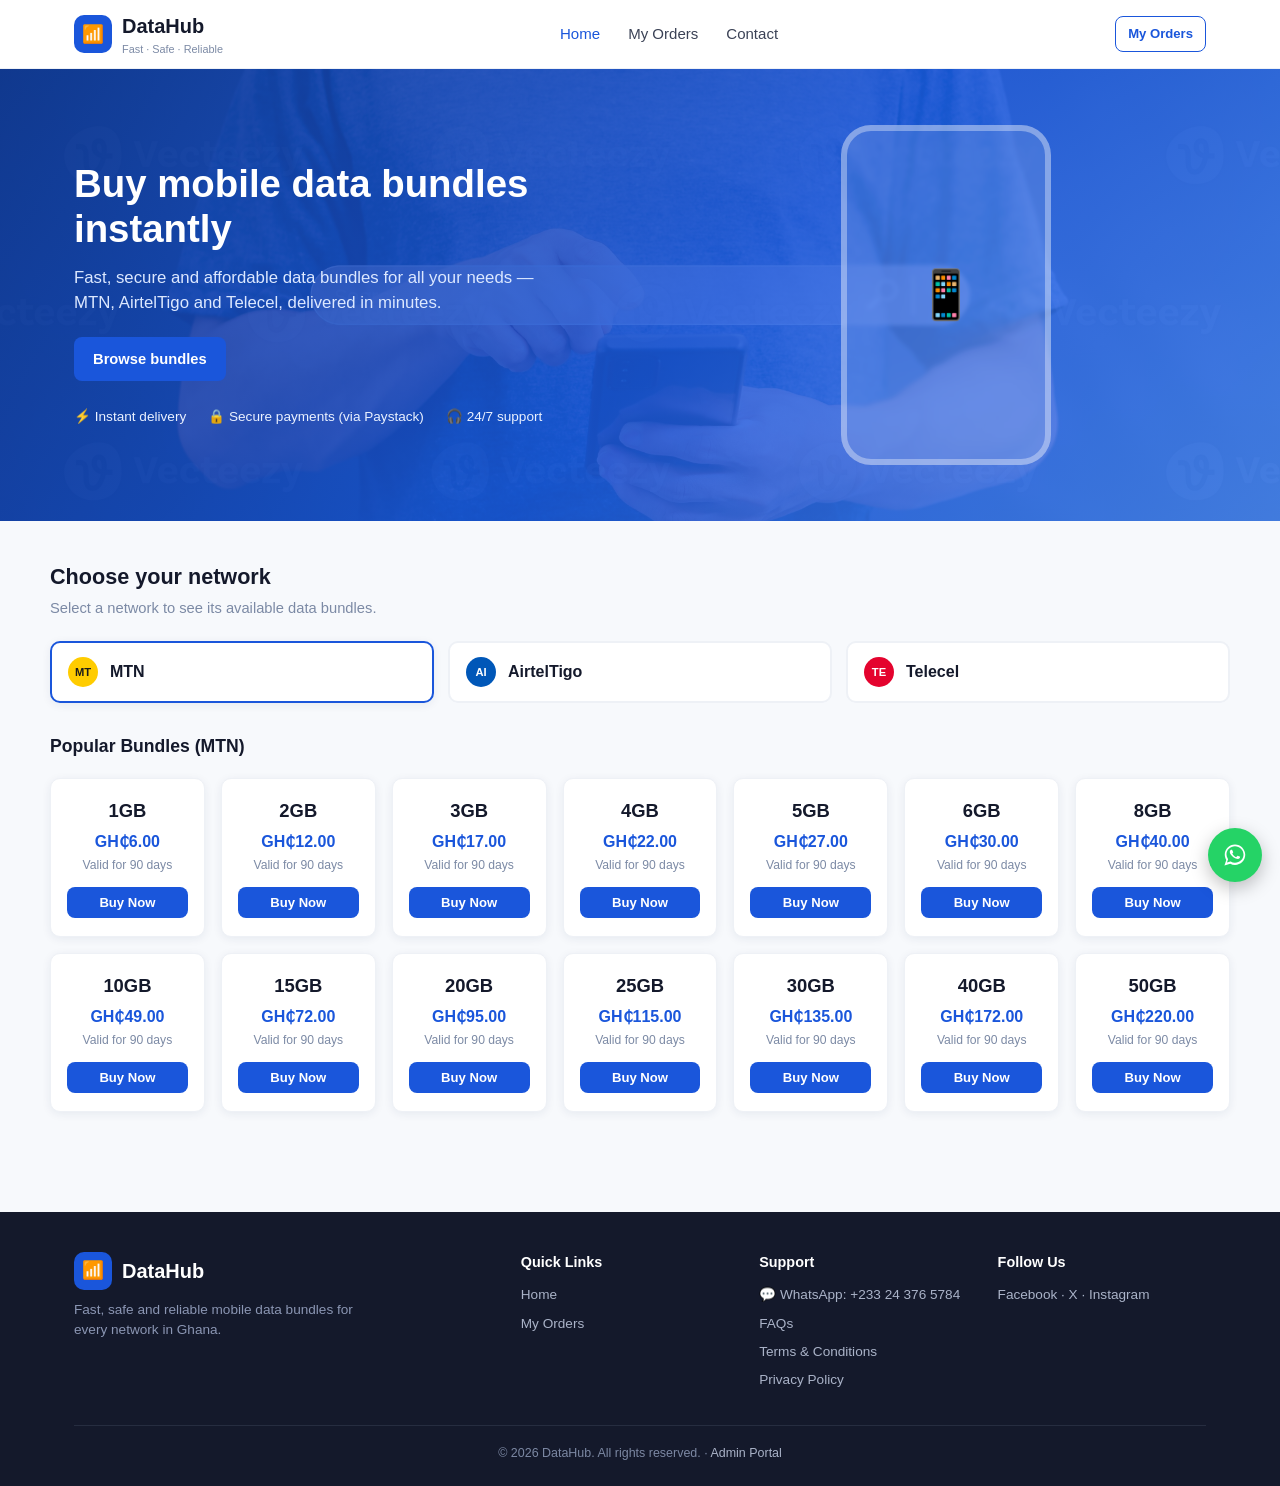
<file: index.html>
<!DOCTYPE html>
<html lang="en">
<head>
<meta charset="UTF-8" />
<meta name="viewport" content="width=device-width, initial-scale=1" />
<title>DataHub — Buy Mobile Data Bundles Instantly</title>
<link rel="stylesheet" href="css/style.css" />
</head>
<body>

<header class="site-header">
  <div class="container">
    <div class="brand">
      <span class="logo">📶</span>
      <div>DataHub<small>Fast · Safe · Reliable</small></div>
    </div>
    <nav class="main-nav">
      <a href="index.html" class="active">Home</a>
      <a href="orders.html">My Orders</a>
      <a href="#contact">Contact</a>
    </nav>
    <div class="header-actions">
      <a href="orders.html" class="btn btn-outline btn-sm">My Orders</a>
    </div>
  </div>
</header>

<section class="hero">
  <div class="container">
    <div class="hero-copy">
      <h1>Buy mobile data bundles instantly</h1>
      <p>Fast, secure and affordable data bundles for all your needs — MTN, AirtelTigo and Telecel, delivered in minutes.</p>
      <a href="#bundles" class="btn btn-primary">Browse bundles</a>
      <div class="hero-badges">
        <span>⚡ Instant delivery</span>
        <span>🔒 Secure payments (via Paystack)</span>
        <span>🎧 24/7 support</span>
      </div>
    </div>
    <div class="hero-visual"><div class="phone-mock">📱</div></div>
  </div>
</section>

<div class="container section" id="bundles">
  <h2 class="section-title">Choose your network</h2>
  <p class="section-sub">Select a network to see its available data bundles.</p>

  <div class="network-tabs" id="networkTabs"></div>

  <div class="section-head">
    <div>
      <h3 class="section-title" id="bundleGridTitle" style="font-size:1.1rem;margin:0;">Popular bundles</h3>
    </div>
  </div>

  <div class="bundle-grid" id="bundleGrid">
    <p class="empty-state">Loading bundles…</p>
  </div>
</div>

<footer class="site-footer" id="contact">
  <div class="container">
    <div class="footer-grid">
      <div>
        <div class="brand" style="color:#fff;"><span class="logo">📶</span> DataHub</div>
        <p style="color:#8b96b3;font-size:.85rem;margin-top:10px;max-width:280px;">Fast, safe and reliable mobile data bundles for every network in Ghana.</p>
      </div>
      <div>
        <h4>Quick Links</h4>
        <a href="index.html">Home</a>
        <a href="orders.html">My Orders</a>
      </div>
      <div>
        <h4>Support</h4>
        <a href="https://wa.me/233243765784?text=Hello%20DataHub%2C%20I%20need%20help%20with%20my%20order." target="_blank" rel="noopener">💬 WhatsApp: +233 24 376 5784</a>
        <a href="#">FAQs</a>
        <a href="#">Terms &amp; Conditions</a>
        <a href="#">Privacy Policy</a>
      </div>
      <div>
        <h4>Follow Us</h4>
        <a href="#">Facebook · X · Instagram</a>
      </div>
    </div>
    <div class="footer-bottom">© 2026 DataHub. All rights reserved. · <a href="admin/login.html" style="color:#aab3c8;">Admin Portal</a></div>
  </div>
</footer>

<!-- Purchase modal -->
<div class="modal-backdrop" id="purchaseModal">
  <div class="modal">
    <div class="modal-header">
      <h3>Confirm Your Purchase</h3>
      <button class="modal-close" data-close>&times;</button>
    </div>
    <div class="modal-body">
      <div class="selected-bundle" id="selectedBundleBox"></div>

      <div class="field">
        <label>Customer Name *</label>
        <input type="text" id="customerName" placeholder="e.g. John Mensah" />
      </div>
      <div class="field">
        <label>Recipient Phone Number *</label>
        <input type="tel" id="recipientPhone" placeholder="e.g. 024 123 4567" />
      </div>
      <div class="field">
        <label>Customer Email Address *</label>
        <input type="email" id="customerEmail" placeholder="e.g. john@example.com" />
      </div>
      <div class="form-error" id="formError">Please fill in all fields correctly.</div>

      <label style="font-size:.85rem;font-weight:600;">Payment Method (via Paystack)</label>
      <div class="pay-methods" style="margin-top:8px;">
        <div class="pay-method active" data-method="mobile_money">📱<br>Mobile Money</div>
        <div class="pay-method" data-method="card">💳<br>Card</div>
      </div>

      <button class="btn btn-primary btn-block" id="payNowBtn">🔒 Pay Now</button>
      <p class="secure-note">You'll be redirected to Paystack to complete your payment.<br>Powered by <strong>paystack</strong> · Your payment is secure and encrypted.</p>
    </div>
  </div>
</div>

<!-- Payment status modal -->
<div class="modal-backdrop" id="statusModal">
  <div class="modal" style="max-width:380px;">
    <div class="modal-body status-box">
      <div id="statusIcon" class="status-icon success">✅</div>
      <h3 id="statusTitle">Payment Successful!</h3>
      <p id="statusMessage" style="color:var(--gray-500);font-size:.9rem;">Your data bundle purchase has been received.</p>
      <button class="btn btn-primary btn-block" id="viewOrdersBtn" style="margin-top:14px;">View My Orders</button>
      <button class="btn btn-outline btn-block" id="backHomeBtn" style="margin-top:10px;">Back to Home</button>
    </div>
  </div>
</div>

<div class="toast" id="toast"></div>

<a class="wa-float" href="https://wa.me/233243765784?text=Hello%20DataHub%2C%20I%20need%20help%20with%20my%20order." target="_blank" rel="noopener" aria-label="Chat with support on WhatsApp">
  <svg viewBox="0 0 32 32" width="26" height="26" fill="#fff" aria-hidden="true"><path d="M16 3C9 3 3.4 8.6 3.4 15.5c0 2.4.7 4.7 1.9 6.6L3 29l7.100-2.200c1.800 1 3.800 1.500 5.900 1.500 7 0 12.600-5.600 12.600-12.500S23 3 16 3zm0 22.600c-1.900 0-3.700-.5-5.300-1.500l-.4-.2-4.200 1.300 1.400-4.100-.3-.4c-1.100-1.700-1.700-3.600-1.700-5.600C5.500 9.800 10.200 5.200 16 5.200s10.500 4.600 10.500 10.300S21.800 25.600 16 25.600zm5.800-7.700c-.3-.2-1.900-.9-2.200-1s-.5-.2-.7.200-.8 1-1 1.200-.4.200-.7.100c-.3-.2-1.400-.5-2.600-1.600-1-.9-1.600-1.900-1.800-2.300-.2-.3 0-.5.100-.7l.5-.5c.2-.2.200-.3.300-.5.100-.2.100-.4 0-.5s-.7-1.700-1-2.300c-.3-.6-.5-.5-.7-.5h-.6c-.2 0-.5.100-.8.400s-1 1-1 2.500 1.100 2.900 1.200 3.100c.2.200 2.200 3.300 5.300 4.600.7.300 1.300.5 1.800.6.7.2 1.400.2 2 .1.600-.1 1.900-.8 2.100-1.500.3-.7.300-1.400.2-1.500-.1-.1-.3-.2-.6-.4z"/></svg>
</a>
<script src="js/firebase-config.js"></script>
<script src="js/data.js"></script>
<script src="https://js.paystack.co/v1/inline.js"></script>
<script src="js/app.js"></script>
</body>
</html>
</file>
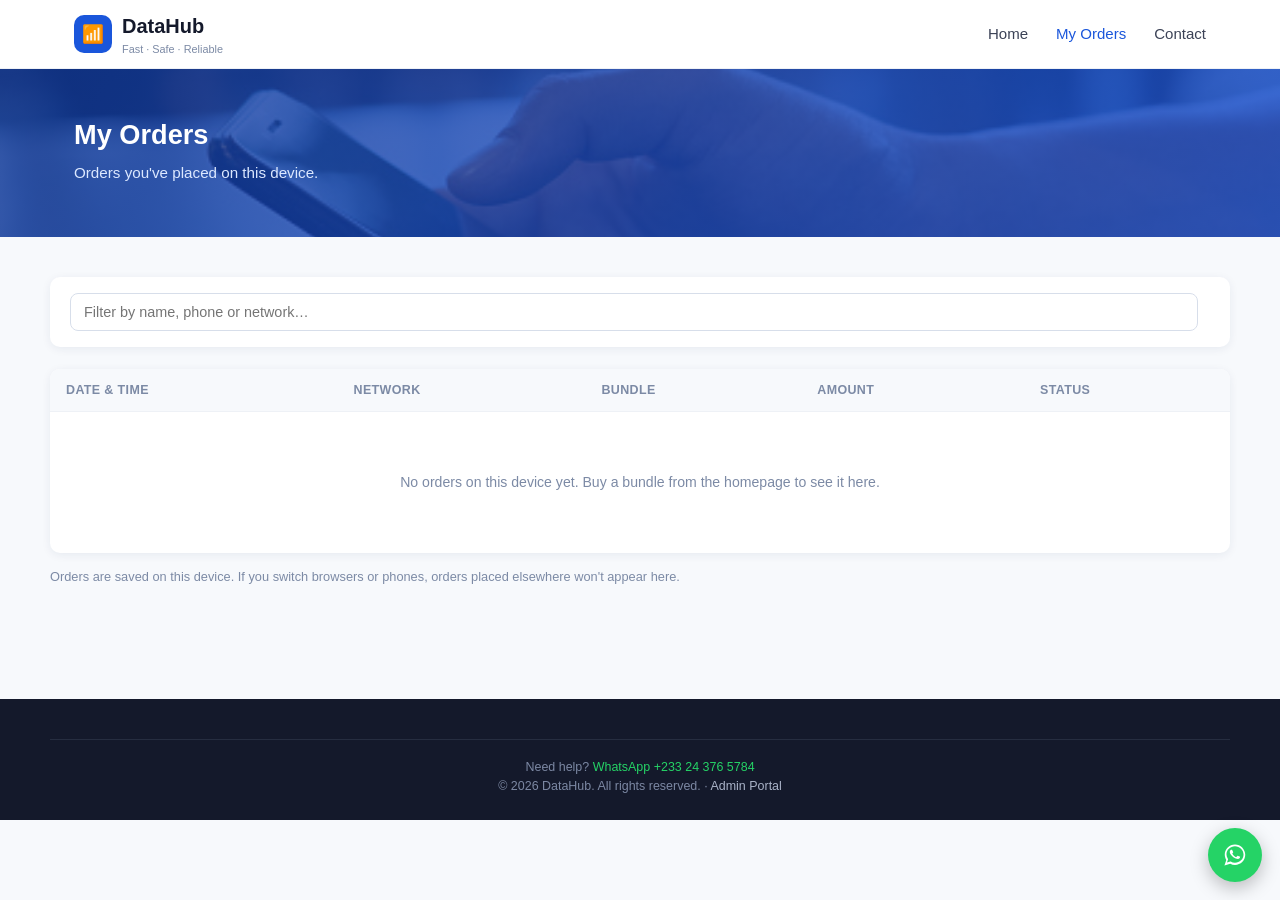
<file: orders.html>
<!DOCTYPE html>
<html lang="en">
<head>
<meta charset="UTF-8" />
<meta name="viewport" content="width=device-width, initial-scale=1" />
<title>My Orders — DataHub</title>
<link rel="stylesheet" href="css/style.css" />
</head>
<body>

<header class="site-header">
  <div class="container">
    <div class="brand">
      <span class="logo">📶</span>
      <div>DataHub<small>Fast · Safe · Reliable</small></div>
    </div>
    <nav class="main-nav">
      <a href="index.html">Home</a>
      <a href="orders.html" class="active">My Orders</a>
      <a href="index.html#contact">Contact</a>
    </nav>
  </div>
</header>

<div class="mini-hero">
  <div class="container">
    <h2>My Orders</h2>
    <p>Orders you've placed on this device.</p>
  </div>
</div>

<div class="container section">

  <div class="table-wrap" style="padding:16px 20px;margin-bottom:22px;display:flex;gap:12px;align-items:center;flex-wrap:wrap;">
    <input type="text" id="searchInput" placeholder="Filter by name, phone or network…" style="flex:1;min-width:220px;padding:10px 13px;border:1px solid var(--gray-300);border-radius:8px;font-size:.9rem;" />
    <span id="syncNote" style="font-size:.78rem;color:var(--gray-500);"></span>
  </div>

  <div class="table-wrap">
    <table>
      <thead>
        <tr>
          <th>Date &amp; Time</th>
          <th>Network</th>
          <th>Bundle</th>
          <th>Amount</th>
          <th>Status</th>
        </tr>
      </thead>
      <tbody id="ordersBody">
        <tr><td colspan="5" class="empty-state">Loading…</td></tr>
      </tbody>
    </table>
  </div>

  <p style="font-size:.8rem;color:var(--gray-500);margin-top:14px;">
    Orders are saved on this device. If you switch browsers or phones, orders placed elsewhere won't appear here.
  </p>
</div>

<footer class="site-footer">
  <div class="container footer-bottom">Need help? <a href="https://wa.me/233243765784?text=Hello%20DataHub%2C%20I%20need%20help%20with%20my%20order." target="_blank" rel="noopener" style="color:#25D366;">WhatsApp +233 24 376 5784</a><br>© 2026 DataHub. All rights reserved. · <a href="admin/login.html" style="color:#aab3c8;">Admin Portal</a></div>
</footer>

<a class="wa-float" href="https://wa.me/233243765784?text=Hello%20DataHub%2C%20I%20need%20help%20with%20my%20order." target="_blank" rel="noopener" aria-label="Chat with support on WhatsApp">
  <svg viewBox="0 0 32 32" width="26" height="26" fill="#fff" aria-hidden="true"><path d="M16 3C9 3 3.4 8.6 3.4 15.5c0 2.4.7 4.7 1.9 6.6L3 29l7.100-2.200c1.800 1 3.800 1.500 5.900 1.500 7 0 12.600-5.600 12.600-12.500S23 3 16 3zm0 22.600c-1.900 0-3.700-.5-5.300-1.500l-.4-.2-4.200 1.300 1.400-4.100-.3-.4c-1.100-1.700-1.700-3.600-1.700-5.600C5.500 9.800 10.200 5.200 16 5.200s10.500 4.600 10.500 10.300S21.800 25.600 16 25.600zm5.800-7.700c-.3-.2-1.900-.9-2.200-1s-.5-.2-.7.200-.8 1-1 1.200-.4.200-.7.100c-.3-.2-1.400-.5-2.600-1.600-1-.9-1.600-1.900-1.800-2.300-.2-.3 0-.5.100-.7l.5-.5c.2-.2.200-.3.300-.5.100-.2.100-.4 0-.5s-.7-1.700-1-2.300c-.3-.6-.5-.5-.7-.5h-.6c-.2 0-.5.100-.8.400s-1 1-1 2.500 1.100 2.900 1.200 3.100c.2.200 2.200 3.300 5.300 4.600.7.300 1.300.5 1.800.6.7.2 1.400.2 2 .1.600-.1 1.900-.8 2.100-1.500.3-.7.300-1.400.2-1.500-.1-.1-.3-.2-.6-.4z"/></svg>
</a>
<script src="js/firebase-config.js"></script>
<script src="js/orders.js"></script>
</body>
</html>
</file>
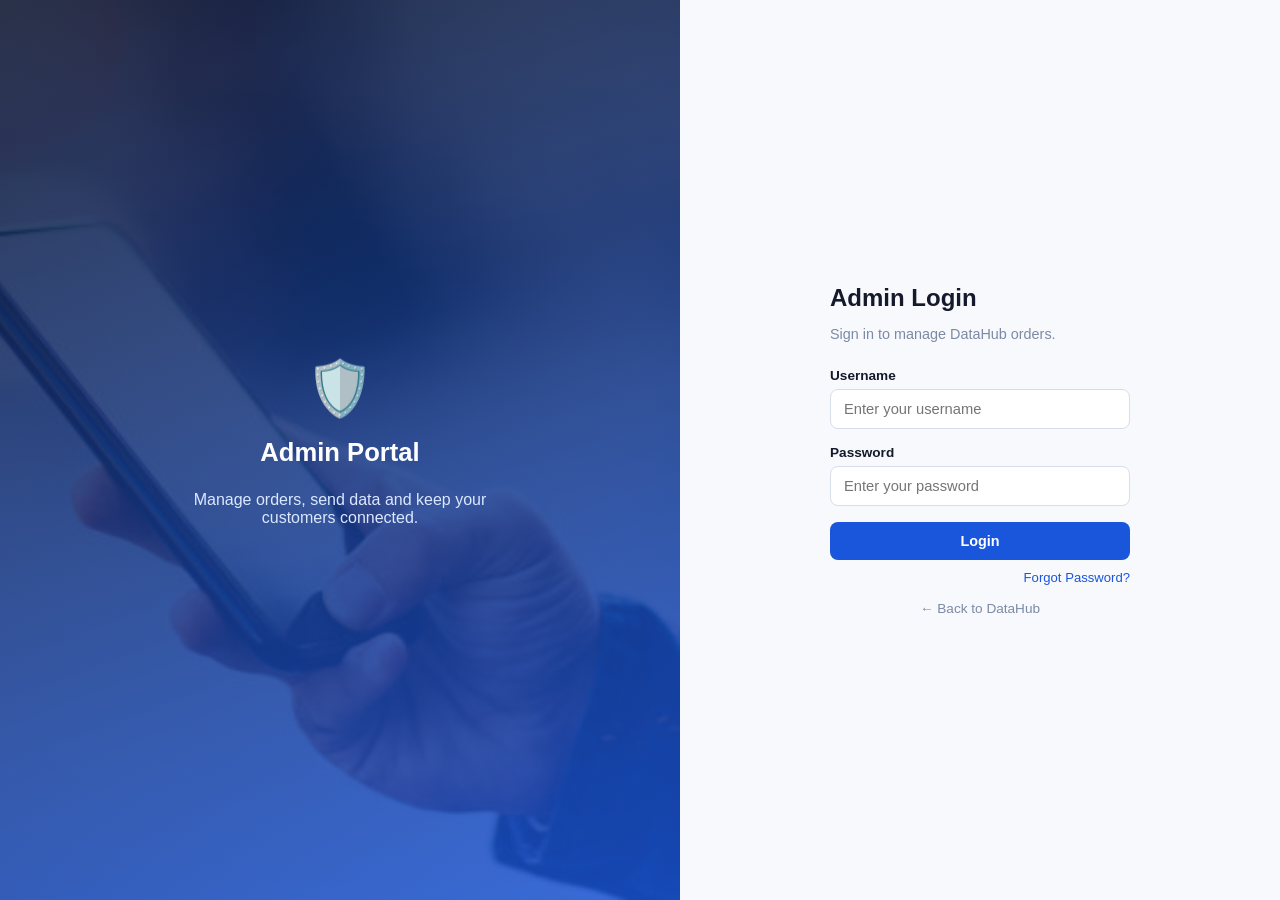
<file: admin/dashboard.html>
<!DOCTYPE html>
<html lang="en">
<head>
<meta charset="UTF-8" />
<meta name="viewport" content="width=device-width, initial-scale=1" />
<title>Admin Dashboard — DataHub</title>
<link rel="stylesheet" href="css/admin-style.css" />
</head>
<body>

<div class="admin-shell">
  <div class="sidebar-overlay" id="sidebarOverlay"></div>
  <aside class="sidebar" id="sidebar">
    <div class="brand"><span class="logo">📶</span> DataHub Admin</div>
    <nav>
      <a href="#" class="active" data-view="dashboard">📊 Dashboard</a>
      <a href="#" data-view="orders">🧾 Orders</a>
      <a href="#" data-view="bundles">📦 Products / Bundles</a>
      <a href="#" data-disabled>👥 Customers</a>
      <a href="#" data-disabled>🧑‍💼 Users</a>
      <a href="#" data-view="settings">⚙️ Settings</a>
    </nav>
    <div class="logout">
      <button class="btn btn-outline btn-block btn-sm" id="logoutBtn">🚪 Logout</button>
    </div>
  </aside>

  <main class="admin-main">
    <div class="admin-topbar">
      <button class="hamburger-btn" id="hamburgerBtn" aria-label="Open menu">☰</button>
      <h1 id="viewTitle">Orders</h1>
      <div class="live-pill"><span class="live-dot"></span> Live · admin</div>
    </div>

    <div class="admin-content">

      <div class="conn-error" id="connError" style="display:none;"></div>

      <div class="stats-row">
        <div class="stat-card"><div class="label">Total Orders</div><div class="value" id="statTotal">0</div></div>
        <div class="stat-card"><div class="label">Completed</div><div class="value" id="statCompleted">0</div></div>
        <div class="stat-card"><div class="label">Pending</div><div class="value" id="statPending">0</div></div>
        <div class="stat-card"><div class="label">Revenue (GH₵)</div><div class="value" id="statRevenue">0</div></div>
      </div>

      <div class="toolbar">
        <input type="text" id="searchOrders" placeholder="Search by name, phone or network…" style="min-width:260px;" />
        <select id="filterStatus">
          <option value="">All statuses</option>
          <option value="Pending">Pending</option>
          <option value="Completed">Completed</option>
          <option value="Failed">Failed</option>
        </select>
      </div>

      <div class="table-wrap">
        <table>
          <thead>
            <tr>
              <th>Client Name</th>
              <th>Phone</th>
              <th>Network</th>
              <th>Bundle</th>
              <th>Amount</th>
              <th>Status</th>
              <th>Action</th>
            </tr>
          </thead>
          <tbody id="ordersBody">
            <tr><td colspan="6" class="empty-state">Loading orders…</td></tr>
          </tbody>
        </table>
        <div class="pagination" id="pagination"></div>
      </div>

    </div>
  </main>
</div>

<!-- View Order Details modal -->
<div class="modal-backdrop" id="detailsModal">
  <div class="modal modal-wide">
    <div class="modal-header">
      <h3>Order Details</h3>
      <button class="modal-close" data-close="detailsModal">&times;</button>
    </div>
    <div class="modal-body">
      <div class="detail-grid">
        <div class="detail-block">
          <h4>Customer Information</h4>
          <div class="detail-row"><span>Name</span><span id="dName">-</span></div>
          <div class="detail-row"><span>Phone Number</span><span><span id="dPhone">-</span> <button class="copy-btn" id="copyPhoneFromDetails" title="Copy number">📋 Copy</button></span></div>
          <div class="detail-row"><span>Email</span><span id="dEmail">-</span></div>
        </div>
        <div class="detail-block">
          <h4>Transaction Information</h4>
          <div class="detail-row"><span>Reference</span><span id="dRef">-</span></div>
          <div class="detail-row"><span>Payment Method</span><span id="dMethod">-</span></div>
          <div class="detail-row"><span>Payment Status</span><span id="dStatus">-</span></div>
          <div class="detail-row"><span>Date &amp; Time</span><span id="dDate">-</span></div>
        </div>
      </div>
      <div class="detail-block" style="margin-top:18px;">
        <h4>Bundle Information</h4>
        <div class="detail-row"><span>Network</span><span id="dNetwork">-</span></div>
        <div class="detail-row"><span>Bundle Volume</span><span id="dVolume">-</span></div>
        <div class="detail-row"><span>Amount Paid</span><span id="dAmount">-</span></div>
      </div>
    </div>
    <div class="modal-footer">
      <button class="btn btn-outline btn-danger" id="deleteFromDetails">Delete Order</button>
      <button class="btn btn-outline" data-close="detailsModal">Close</button>
      <button class="btn btn-primary" id="markSentFromDetails">Mark as Completed</button>
    </div>
  </div>
</div>

<!-- Mark as Completed confirm modal -->
<div class="modal-backdrop" id="markSentModal">
  <div class="modal">
    <div class="modal-body" style="text-align:center;">
      <div class="confirm-icon">✅</div>
      <h3>Mark as Completed?</h3>
      <p style="color:var(--gray-500);font-size:.9rem;">Are you sure you want to mark this order as Completed? The customer will see this update on their "My Orders" page.</p>
      <div style="display:flex;gap:10px;margin-top:18px;">
        <button class="btn btn-outline btn-block" data-close="markSentModal">Cancel</button>
        <button class="btn btn-primary btn-block" id="confirmMarkSent">Yes, Mark as Completed</button>
      </div>
    </div>
  </div>
</div>

<!-- Delete order confirm modal -->
<div class="modal-backdrop" id="deleteModal">
  <div class="modal">
    <div class="modal-body" style="text-align:center;">
      <div class="confirm-icon">🗑️</div>
      <h3>Delete this order?</h3>
      <p id="deleteOrderSummary" style="font-weight:600;font-size:.9rem;"></p>
      <p style="color:var(--gray-500);font-size:.9rem;">This permanently removes the order from the database. It can't be undone, and the customer will no longer see it on their "My Orders" page.</p>
      <div style="display:flex;gap:10px;margin-top:18px;">
        <button class="btn btn-outline btn-block" data-close="deleteModal">Cancel</button>
        <button class="btn btn-danger-solid btn-block" id="confirmDelete">Yes, Delete</button>
      </div>
    </div>
  </div>
</div>

<!-- Settings modal -->
<div class="modal-backdrop" id="settingsModal">
  <div class="modal">
    <div class="modal-header">
      <h3>Admin Settings</h3>
      <button class="modal-close" data-close="settingsModal">&times;</button>
    </div>
    <div class="modal-body">
      <div class="login-error" id="settingsError" style="display:none;"></div>
      <div class="field"><label>Username</label><input type="text" id="setUsername" autocomplete="username" /></div>
      <div class="field"><label>Current password</label><input type="password" id="setCurrentPw" autocomplete="current-password" /></div>
      <div class="field"><label>New password <small>(leave blank to keep current)</small></label><input type="password" id="setNewPw" autocomplete="new-password" /></div>
      <div class="field"><label>Confirm new password</label><input type="password" id="setConfirmPw" autocomplete="new-password" /></div>
    </div>
    <div class="modal-footer">
      <button class="btn btn-outline" data-close="settingsModal">Cancel</button>
      <button class="btn btn-primary" id="saveSettings">Save Changes</button>
    </div>
  </div>
</div>

<!-- Manage Bundles modal -->
<div class="modal-backdrop" id="bundlesModal">
  <div class="modal modal-wide">
    <div class="modal-header">
      <h3>Manage Bundles</h3>
      <button class="modal-close" data-close="bundlesModal">&times;</button>
    </div>
    <div class="modal-body">
      <div class="bundle-network-tabs" id="bundleNetworkTabs"></div>
      <div id="bundleRows"></div>
      <button class="btn btn-outline btn-sm" id="addBundleRow" style="margin-top:6px;">+ Add Bundle</button>
    </div>
    <div class="modal-footer">
      <button class="btn btn-outline" data-close="bundlesModal">Cancel</button>
      <button class="btn btn-primary" id="saveBundles">Save Changes</button>
    </div>
  </div>
</div>

<div class="toast" id="toast"></div>

<script src="js/firebase-config.js"></script>
<script src="js/admin.js"></script>
</body>
</html>
</file>
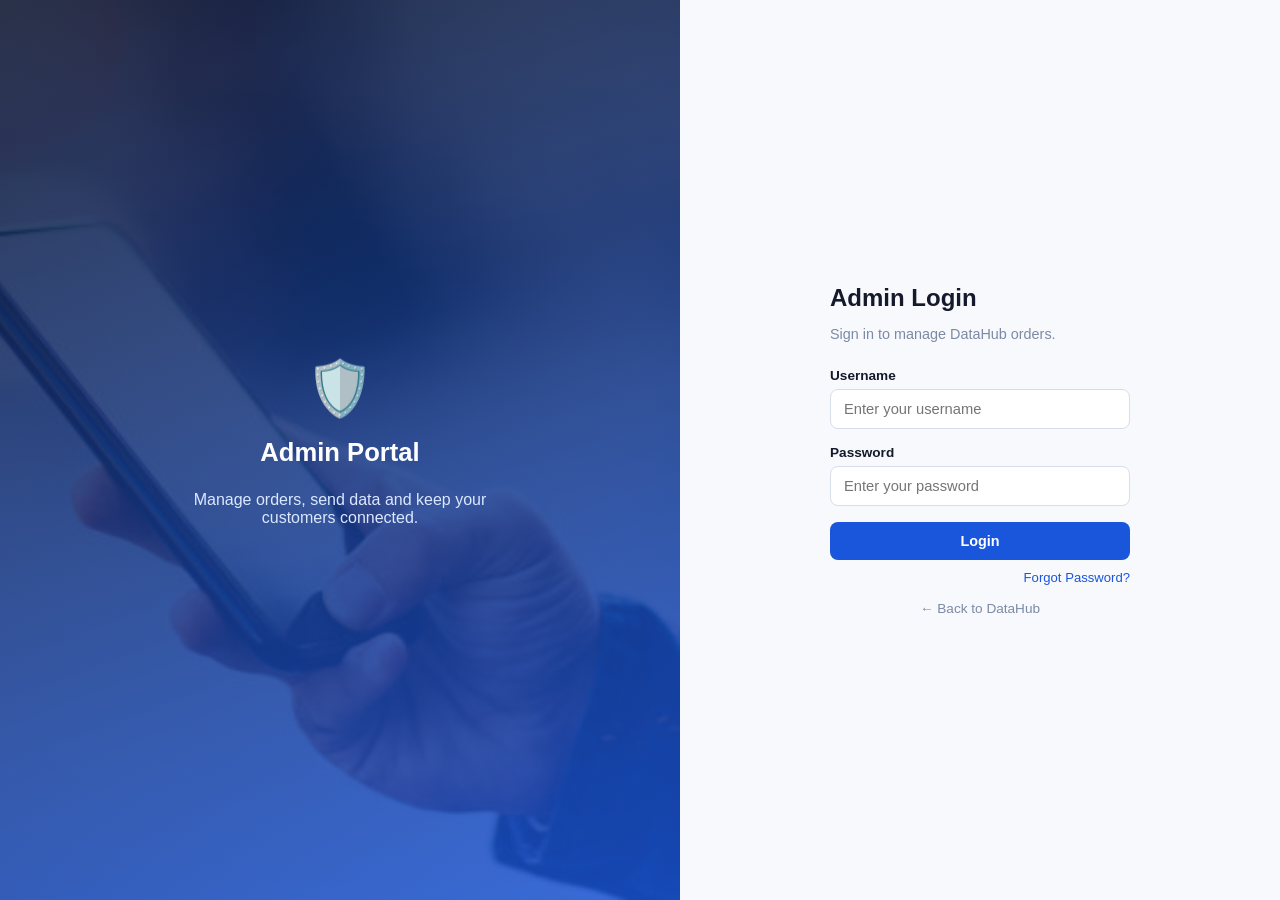
<file: admin/login.html>
<!DOCTYPE html>
<html lang="en">
<head>
<meta charset="UTF-8" />
<meta name="viewport" content="width=device-width, initial-scale=1" />
<title>Admin Login — DataHub</title>
<link rel="stylesheet" href="css/admin-style.css" />
</head>
<body>
<div class="login-wrap">
  <div class="login-side">
    <div class="icon">🛡️</div>
    <h2>Admin Portal</h2>
    <p>Manage orders, send data and keep your customers connected.</p>
  </div>
  <div class="login-form-box">
    <div class="login-card">
      <h1>Admin Login</h1>
      <p class="sub">Sign in to manage DataHub orders.</p>

      <div class="login-error" id="loginError">Incorrect username or password.</div>

      <div class="field">
        <label>Username</label>
        <input type="text" id="username" placeholder="Enter your username" autocomplete="username" />
      </div>
      <div class="field">
        <label>Password</label>
        <input type="password" id="password" placeholder="Enter your password" autocomplete="current-password" />
      </div>
      <button class="btn btn-primary btn-block" id="loginBtn">Login</button>
      <a href="#" class="forgot">Forgot Password?</a>
      <a href="../index.html" style="display:block;text-align:center;margin-top:16px;font-size:.85rem;color:var(--gray-500);">← Back to DataHub</a>
    </div>
  </div>
</div>

<script src="js/firebase-config.js"></script>
<script src="js/admin.js"></script>
</body>
</html>
</file>
<file: css/style.css>
:root {
  --blue: #1a56db;
  --blue-dark: #123a99;
  --blue-light: #eaf1fd;
  --white: #ffffff;
  --gray-50: #f7f9fc;
  --gray-100: #eef1f6;
  --gray-300: #d7deea;
  --gray-500: #7c8aa5;
  --gray-700: #3b4256;
  --gray-900: #14192b;
  --green: #17a05a;
  --red: #e4032e;
  --radius: 10px;
  --shadow: 0 2px 10px rgba(20, 40, 90, 0.07);
  --shadow-lg: 0 14px 40px rgba(20, 40, 90, 0.18);
  font-size: 16px;
}

* { box-sizing: border-box; }

body {
  margin: 0;
  font-family: "Inter", -apple-system, BlinkMacSystemFont, "Segoe UI", Roboto, sans-serif;
  background: var(--gray-50);
  color: var(--gray-900);
  line-height: 1.5;
}

a { color: var(--blue); text-decoration: none; }
img { max-width: 100%; }

.container {
  max-width: 1180px;
  margin: 0 auto;
  padding: 0 24px;
}

/* ---------- Header ---------- */
.site-header {
  background: var(--white);
  border-bottom: 1px solid var(--gray-100);
  position: sticky;
  top: 0;
  z-index: 40;
}
.site-header .container {
  display: flex;
  align-items: center;
  justify-content: space-between;
  height: 68px;
}
.brand {
  display: flex;
  align-items: center;
  gap: 10px;
  font-weight: 700;
  font-size: 1.25rem;
  color: var(--gray-900);
}
.brand .logo {
  width: 38px; height: 38px;
  border-radius: 10px;
  background: var(--blue);
  display: flex; align-items: center; justify-content: center;
  color: white; font-size: 1.1rem;
}
.brand small {
  display: block;
  font-weight: 400;
  font-size: 0.68rem;
  color: var(--gray-500);
}
.main-nav { display: flex; gap: 28px; align-items: center; }
.main-nav a { color: var(--gray-700); font-weight: 500; font-size: 0.94rem; }
.main-nav a.active, .main-nav a:hover { color: var(--blue); }
.header-actions { display: flex; gap: 10px; align-items: center; }

.btn {
  display: inline-flex; align-items: center; justify-content: center;
  gap: 8px;
  padding: 10px 18px;
  border-radius: 8px;
  font-weight: 600;
  font-size: 0.92rem;
  border: 1px solid transparent;
  cursor: pointer;
  transition: transform .05s ease, background .15s ease, box-shadow .15s ease;
}
.btn:active { transform: scale(0.98); }
.btn-primary { background: var(--blue); color: #fff; }
.btn-primary:hover { background: var(--blue-dark); }
.btn-outline { background: #fff; color: var(--blue); border-color: var(--blue); }
.btn-outline:hover { background: var(--blue-light); }
.btn-block { width: 100%; }
.btn-sm { padding: 7px 12px; font-size: 0.82rem; }
.btn[disabled] { opacity: .6; cursor: not-allowed; }

/* ---------- Hero ---------- */
.hero {
  background:
    linear-gradient(135deg, rgba(18, 58, 153, 0.88) 0%, rgba(26, 86, 219, 0.85) 55%, rgba(79, 139, 255, 0.82) 100%),
    url("../assets/img/hero-search.jpg") center / cover no-repeat;
  color: #fff;
  padding: 56px 0;
  overflow: hidden;
}
.hero .container { display: flex; align-items: center; gap: 40px; }
.hero-copy { flex: 1.1; }
.hero h1 { font-size: 2.4rem; line-height: 1.15; margin: 0 0 14px; }
.hero p { color: #dce8ff; font-size: 1.05rem; max-width: 480px; margin: 0 0 22px; }
.hero-badges { display: flex; gap: 22px; margin-top: 26px; flex-wrap: wrap; }
.hero-badges span { font-size: 0.85rem; color: #eaf1ff; display: flex; align-items: center; gap: 8px; }
.hero-visual { flex: 1; display: flex; justify-content: center; }
.phone-mock {
  width: 210px; height: 340px; border-radius: 30px;
  background: rgba(255,255,255,0.12);
  border: 6px solid rgba(255,255,255,0.35);
  display: flex; align-items: center; justify-content: center;
  font-size: 3rem;
  backdrop-filter: blur(2px);
}

/* ---------- Mini page banner (photo header) ---------- */
.mini-hero {
  background:
    linear-gradient(120deg, rgba(18, 58, 153, 0.82), rgba(26, 86, 219, 0.78)),
    url("../assets/img/orders-banner.jpg") center 30% / cover no-repeat;
  color: #fff;
  padding: 46px 0 52px;
}
.mini-hero h2 { margin: 0 0 6px; font-size: 1.7rem; }
.mini-hero p { margin: 0; color: #dce8ff; font-size: 0.95rem; }

/* ---------- Sections ---------- */
.section { padding: 40px 0; }
.section-title {
  font-size: 1.35rem;
  margin: 0 0 4px;
  color: var(--gray-900);
}
.section-sub { color: var(--gray-500); font-size: 0.92rem; margin: 0 0 22px; }
.section-head {
  display: flex; align-items: baseline; justify-content: space-between;
  margin-bottom: 18px;
}
.view-all { font-size: 0.88rem; font-weight: 600; }

/* ---------- Network tabs ---------- */
.network-tabs { display: flex; gap: 14px; margin-bottom: 30px; flex-wrap: wrap; }
.network-tab {
  flex: 1 1 180px;
  display: flex; align-items: center; gap: 12px;
  background: #fff;
  border: 2px solid var(--gray-100);
  border-radius: var(--radius);
  padding: 14px 16px;
  cursor: pointer;
  font-weight: 700;
  transition: border-color .15s ease, box-shadow .15s ease;
}
.network-tab .dot {
  width: 30px; height: 30px; border-radius: 50%;
  display: flex; align-items: center; justify-content: center;
  font-size: 0.7rem; color: #fff; font-weight: 800;
}
.network-tab.active { border-color: var(--blue); box-shadow: var(--shadow); }

/* ---------- Bundle grid ---------- */
.bundle-grid {
  display: grid;
  grid-template-columns: repeat(auto-fill, minmax(150px, 1fr));
  gap: 16px;
}
.bundle-card {
  background: #fff;
  border: 1px solid var(--gray-100);
  border-radius: var(--radius);
  padding: 18px 16px;
  text-align: center;
  box-shadow: var(--shadow);
}
.bundle-card .volume { font-size: 1.15rem; font-weight: 800; color: var(--gray-900); }
.bundle-card .price { color: var(--blue); font-weight: 700; margin: 6px 0 2px; }
.bundle-card .validity { font-size: 0.76rem; color: var(--gray-500); margin-bottom: 12px; }

/* ---------- Modal ---------- */
.modal-backdrop {
  position: fixed; inset: 0; background: rgba(15, 23, 42, 0.55);
  display: none; align-items: center; justify-content: center;
  padding: 20px; z-index: 100;
}
.modal-backdrop.open { display: flex; }
.modal {
  background: #fff; border-radius: 14px; width: 100%; max-width: 420px;
  box-shadow: var(--shadow-lg);
  max-height: 92vh; overflow-y: auto;
}
.modal-header {
  display: flex; align-items: center; justify-content: space-between;
  padding: 18px 22px; border-bottom: 1px solid var(--gray-100);
}
.modal-header h3 { margin: 0; font-size: 1.1rem; }
.modal-close { background: none; border: none; font-size: 1.3rem; cursor: pointer; color: var(--gray-500); }
.modal-body { padding: 20px 22px; }
.selected-bundle {
  display: flex; align-items: center; gap: 12px;
  background: var(--gray-50);
  border-radius: 10px; padding: 12px 14px; margin-bottom: 18px;
}
.selected-bundle .dot { width: 40px; height: 40px; border-radius: 8px; display:flex; align-items:center; justify-content:center; font-weight:800; font-size:.75rem; color:#fff; }
.selected-bundle strong { display: block; font-size: 1rem; }
.selected-bundle span { color: var(--gray-500); font-size: 0.82rem; }

.field { margin-bottom: 16px; }
.field label { display: block; font-size: 0.85rem; font-weight: 600; margin-bottom: 6px; }
.field input, .field select {
  width: 100%; padding: 11px 13px; border: 1px solid var(--gray-300);
  border-radius: 8px; font-size: 0.92rem; background: #fff;
}
.field input:focus, .field select:focus { outline: none; border-color: var(--blue); }
.field small { color: var(--gray-500); font-size: 0.76rem; }

.pay-methods { display: flex; gap: 10px; margin-bottom: 18px; }
.pay-method {
  flex: 1; border: 2px solid var(--gray-100); border-radius: 10px;
  padding: 14px 10px; text-align: center; cursor: pointer; font-size: 0.85rem; font-weight: 600;
}
.pay-method.active { border-color: var(--blue); background: var(--blue-light); color: var(--blue-dark); }
.secure-note { text-align: center; font-size: 0.76rem; color: var(--gray-500); margin-top: 12px; }
.form-error { color: var(--red); font-size: 0.82rem; margin-top: -8px; margin-bottom: 12px; display:none; }

/* ---------- Payment status ---------- */
.status-box { text-align: center; padding: 30px 10px; }
.status-icon { font-size: 3rem; margin-bottom: 10px; }
.status-icon.success { color: var(--green); }
.status-icon.fail { color: var(--red); }

/* ---------- Orders table ---------- */
.table-wrap { background: #fff; border-radius: var(--radius); box-shadow: var(--shadow); overflow-x: auto; }
table { width: 100%; border-collapse: collapse; font-size: 0.88rem; min-width: 560px; }
thead th {
  text-align: left; background: var(--gray-50); color: var(--gray-500);
  font-weight: 600; padding: 12px 16px; border-bottom: 1px solid var(--gray-100);
  font-size: 0.78rem; text-transform: uppercase; letter-spacing: .03em;
}
tbody td { padding: 13px 16px; border-bottom: 1px solid var(--gray-100); }
tbody tr:last-child td { border-bottom: none; }
.badge {
  display: inline-block; padding: 4px 11px; border-radius: 20px;
  font-size: 0.76rem; font-weight: 700;
}
.badge-completed { background: #e6f7ee; color: var(--green); }
.badge-pending { background: #fff4e0; color: #b17800; }
.badge-failed { background: #fdeaea; color: var(--red); }

.empty-state { text-align: center; padding: 60px 20px; color: var(--gray-500); }

/* ---------- Footer ---------- */
.site-footer { background: var(--gray-900); color: #c6cede; padding: 40px 0 24px; margin-top: 60px; }
.footer-grid { display: grid; grid-template-columns: 2fr 1fr 1fr 1fr; gap: 30px; margin-bottom: 26px; }
.footer-grid h4 { color: #fff; font-size: 0.9rem; margin: 0 0 12px; }
.footer-grid a { display: block; color: #aab3c8; font-size: 0.85rem; margin-bottom: 8px; }
.footer-bottom { border-top: 1px solid #262d40; padding-top: 18px; font-size: 0.78rem; color: #7c88a3; text-align: center; }

.toast {
  position: fixed; bottom: 24px; left: 50%; transform: translateX(-50%);
  background: var(--gray-900); color: #fff; padding: 12px 20px; border-radius: 8px;
  font-size: 0.88rem; z-index: 200; box-shadow: var(--shadow-lg);
  display: none;
}
.toast.show { display: block; }

@media (max-width: 720px) {
  .hero .container { flex-direction: column; text-align: center; }
  .hero p { margin-left: auto; margin-right: auto; }
  .main-nav { display: none; }
  .footer-grid { grid-template-columns: 1fr 1fr; }
}

@media (max-width: 480px) {
  .container { padding: 0 16px; }
  .hero { padding: 40px 0; }
  .hero h1 { font-size: 1.7rem; }
  .hero-visual { display: none; } /* phone mockup has no room once text wraps this tight */
  .hero-badges { flex-direction: column; gap: 10px; align-items: center; }
  .pay-methods { flex-wrap: wrap; }
  .pay-method { flex: 1 1 45%; }
  .footer-grid { grid-template-columns: 1fr; text-align: center; }
  .site-header .container { height: auto; padding: 12px 16px; flex-wrap: wrap; gap: 8px; }
  .modal-body { padding: 16px; }
}

/* WhatsApp support button */
.wa-float { position: fixed; right: 18px; bottom: 18px; width: 54px; height: 54px; border-radius: 50%; background: #25D366; display: flex; align-items: center; justify-content: center; box-shadow: 0 6px 18px rgba(0,0,0,.25); z-index: 900; }
.wa-float:hover { background: #1ebe5a; }
</file>
<file: admin/css/admin-style.css>
:root {
  --blue: #1a56db;
  --blue-dark: #123a99;
  --blue-light: #eaf1fd;
  --white: #ffffff;
  --gray-50: #f7f9fc;
  --gray-100: #eef1f6;
  --gray-300: #d7deea;
  --gray-500: #7c8aa5;
  --gray-700: #3b4256;
  --gray-900: #14192b;
  --sidebar: #101a34;
  --sidebar-hover: #17234a;
  --green: #17a05a;
  --red: #e4032e;
  --radius: 10px;
  --shadow: 0 2px 10px rgba(20, 40, 90, 0.07);
  --shadow-lg: 0 14px 40px rgba(20, 40, 90, 0.2);
}
* { box-sizing: border-box; }
body {
  margin: 0;
  font-family: "Inter", -apple-system, BlinkMacSystemFont, "Segoe UI", Roboto, sans-serif;
  background: var(--gray-50);
  color: var(--gray-900);
}
a { color: var(--blue); text-decoration: none; }

.btn {
  display: inline-flex; align-items: center; justify-content: center; gap: 8px;
  padding: 10px 18px; border-radius: 8px; font-weight: 600; font-size: 0.9rem;
  border: 1px solid transparent; cursor: pointer;
}
.btn-primary { background: var(--blue); color: #fff; }
.btn-primary:hover { background: var(--blue-dark); }
.btn-outline { background: #fff; color: var(--blue); border-color: var(--blue); }
.btn-block { width: 100%; }
.btn-sm { padding: 6px 12px; font-size: 0.8rem; }
.btn-danger { background: #fdeaea; color: var(--red); }
.btn[disabled] { opacity: .6; cursor: not-allowed; }
.icon-btn { background: none; border: none; cursor: pointer; color: var(--gray-500); font-size: .95rem; margin-right: 6px; }
.icon-btn:hover { color: var(--blue); }

/* ---------- Login page ---------- */
.login-wrap { min-height: 100vh; display: flex; }
.login-side {
  flex: 1;
  background:
    linear-gradient(160deg, rgba(16, 26, 52, 0.88), rgba(26, 86, 219, 0.82)),
    url("../assets/img/login-side.jpg") center / cover no-repeat;
  color: #fff; display: flex; flex-direction: column; align-items: center; justify-content: center;
  padding: 40px; text-align: center;
}
.login-side .icon { font-size: 3.4rem; margin-bottom: 18px; }
.login-side h2 { margin: 0 0 8px; font-size: 1.6rem; }
.login-side p { color: #dce8ff; max-width: 320px; }
.login-form-box { flex: 1; display: flex; align-items: center; justify-content: center; }
.login-card { width: 100%; max-width: 360px; padding: 30px; }
.login-card h1 { font-size: 1.5rem; margin: 0 0 4px; }
.login-card .sub { color: var(--gray-500); font-size: .9rem; margin-bottom: 26px; }
.field { margin-bottom: 16px; }
.field label { display: block; font-size: .85rem; font-weight: 600; margin-bottom: 6px; }
.field input, .field select {
  width: 100%; padding: 11px 13px; border: 1px solid var(--gray-300);
  border-radius: 8px; font-size: .92rem;
}
.field input:focus, .field select:focus { outline: none; border-color: var(--blue); }
.login-error { color: var(--red); font-size: .85rem; margin-bottom: 12px; display: none; }
.forgot { display: block; text-align: right; font-size: .82rem; margin-top: 10px; }

/* ---------- Admin shell ---------- */
.admin-shell { display: flex; min-height: 100vh; }
.sidebar {
  width: 230px; background: var(--sidebar); color: #b9c3de; flex-shrink: 0;
  display: flex; flex-direction: column; padding: 22px 0;
}
.sidebar .brand { display: flex; align-items: center; gap: 10px; color: #fff; font-weight: 700; padding: 0 22px 22px; }
.sidebar .brand .logo { width: 32px; height: 32px; border-radius: 8px; background: var(--blue); display:flex;align-items:center;justify-content:center; }
.sidebar nav { flex: 1; }
.sidebar nav a {
  display: flex; align-items: center; gap: 10px; padding: 11px 22px; color: #b9c3de;
  font-size: .9rem; font-weight: 500; border-left: 3px solid transparent;
}
.sidebar nav a:hover { background: var(--sidebar-hover); color: #fff; }
.sidebar nav a.active { background: var(--sidebar-hover); color: #fff; border-left-color: var(--blue); }
.sidebar .logout { padding: 11px 22px; border-top: 1px solid #1d294c; margin-top: 10px; }

.admin-main { flex: 1; min-width: 0; }
.admin-topbar {
  background:
    linear-gradient(90deg, rgba(255,255,255,0.94), rgba(255,255,255,0.88)),
    url("../assets/img/login-side.jpg") right center / 320px auto no-repeat;
  border-bottom: 1px solid var(--gray-100); padding: 16px 26px;
  display: flex; align-items: center; justify-content: space-between; gap: 12px;
}
.admin-topbar h1 { font-size: 1.2rem; margin: 0; flex: 1; }
.hamburger-btn {
  display: none; background: none; border: 1px solid var(--gray-300); border-radius: 8px;
  width: 38px; height: 38px; font-size: 1.15rem; cursor: pointer; color: var(--gray-900);
  flex-shrink: 0;
}
.sidebar-overlay {
  display: none; position: fixed; inset: 0; background: rgba(15,23,42,.5); z-index: 59;
}
.sidebar-overlay.open { display: block; }
.live-pill { display:flex; align-items:center; gap:6px; font-size:.78rem; color: var(--green); font-weight:600; }
.live-dot { width:8px; height:8px; border-radius:50%; background: var(--green); }
.admin-content { padding: 26px; }

.stats-row { display: grid; grid-template-columns: repeat(4, 1fr); gap: 16px; margin-bottom: 22px; }
.stat-card { background: #fff; border-radius: var(--radius); padding: 18px 20px; box-shadow: var(--shadow); }
.stat-card .label { font-size: .78rem; color: var(--gray-500); text-transform: uppercase; letter-spacing: .03em; }
.stat-card .value { font-size: 1.5rem; font-weight: 800; margin-top: 4px; }

.toolbar { display: flex; justify-content: space-between; align-items: center; margin-bottom: 14px; flex-wrap: wrap; gap: 10px; }
.toolbar input, .toolbar select { padding: 9px 12px; border-radius: 8px; border: 1px solid var(--gray-300); font-size: .87rem; }

.table-wrap { background: #fff; border-radius: var(--radius); box-shadow: var(--shadow); overflow-x: auto; }
table { width: 100%; border-collapse: collapse; font-size: .87rem; min-width: 720px; }
thead th {
  text-align: left; background: var(--gray-50); color: var(--gray-500); font-weight: 600;
  padding: 12px 16px; border-bottom: 1px solid var(--gray-100); font-size: .74rem;
  text-transform: uppercase; letter-spacing: .03em;
}
tbody td { padding: 12px 16px; border-bottom: 1px solid var(--gray-100); }
tbody tr:last-child td { border-bottom: none; }
.badge { display: inline-block; padding: 4px 11px; border-radius: 20px; font-size: .74rem; font-weight: 700; }
.badge-completed { background: #e6f7ee; color: var(--green); }
.badge-pending { background: #fff4e0; color: #b17800; }
.badge-failed { background: #fdeaea; color: var(--red); }
.empty-state { text-align: center; padding: 50px 20px; color: var(--gray-500); }
.pagination { display:flex; justify-content:flex-end; gap:6px; padding: 14px 16px; }
.pagination button { border:1px solid var(--gray-300); background:#fff; border-radius:6px; padding:5px 11px; font-size:.82rem; cursor:pointer; }
.pagination button.active { background: var(--blue); color:#fff; border-color: var(--blue); }

/* ---------- Modal ---------- */
.modal-backdrop { position: fixed; inset: 0; background: rgba(15,23,42,.55); display:none; align-items:center; justify-content:center; padding:20px; z-index:100; }
.modal-backdrop.open { display: flex; }
.modal { background:#fff; border-radius:14px; width:100%; max-width:460px; box-shadow: var(--shadow-lg); max-height:92vh; overflow-y:auto; }
.modal.modal-wide { max-width: 640px; }
.modal-header { display:flex; align-items:center; justify-content:space-between; padding:18px 22px; border-bottom:1px solid var(--gray-100); }
.modal-header h3 { margin:0; font-size:1.05rem; }
.modal-close { background:none; border:none; font-size:1.3rem; cursor:pointer; color: var(--gray-500); }
.modal-body { padding: 20px 22px; }
.modal-footer { padding: 16px 22px; border-top: 1px solid var(--gray-100); display:flex; gap:10px; justify-content:flex-end; }

.detail-grid { display:grid; grid-template-columns: 1fr 1fr; gap: 18px; }
.detail-block h4 { font-size:.78rem; text-transform:uppercase; letter-spacing:.03em; color:var(--gray-500); margin: 0 0 10px; }
.detail-row { display:flex; justify-content:space-between; font-size:.88rem; padding: 6px 0; border-bottom: 1px dashed var(--gray-100); }
.detail-row span:first-child { color: var(--gray-500); }
.confirm-icon { font-size: 2.6rem; text-align: center; color: var(--green); margin-bottom: 6px; }

.bundle-network-tabs { display:flex; gap:8px; margin-bottom:16px; }
.bundle-network-tabs button {
  flex:1; padding:9px; border-radius:8px; border:1px solid var(--gray-300); background:#fff; cursor:pointer; font-weight:600; font-size:.85rem;
}
.bundle-network-tabs button.active { background: var(--blue); color:#fff; border-color: var(--blue); }
.bundle-row { display:flex; gap:10px; align-items:center; margin-bottom: 10px; }
.bundle-row input { flex: 1; padding: 9px 11px; border:1px solid var(--gray-300); border-radius:8px; font-size:.87rem; }
.bundle-row button { flex-shrink: 0; }

.conn-error {
  background: #fdeaea; color: var(--red); border: 1px solid #f6c9c9;
  padding: 12px 16px; border-radius: 8px; font-size: .87rem; margin-bottom: 16px;
  line-height: 1.5;
}
.conn-error b { display: block; margin-bottom: 2px; }

.toast {
  position: fixed; bottom: 24px; left: 50%; transform: translateX(-50%);
  background: var(--gray-900); color: #fff; padding: 12px 20px; border-radius: 8px;
  font-size: .88rem; z-index: 200; box-shadow: var(--shadow-lg); display:none;
}
.toast.show { display: block; }

@media (max-width: 860px) {
  .hamburger-btn { display: block; }
  .sidebar {
    position: fixed; top: 0; left: 0; bottom: 0; z-index: 60;
    transform: translateX(-100%); transition: transform .2s ease;
    box-shadow: var(--shadow-lg);
  }
  .sidebar.open { transform: translateX(0); }
  .admin-topbar {
    background: #fff; /* photo strip has no room next to the hamburger on narrow screens */
  }
  .stats-row { grid-template-columns: repeat(2, 1fr); }
  .detail-grid { grid-template-columns: 1fr; }
}

@media (max-width: 700px) {
  .login-wrap { flex-direction: column; }
  .login-side { flex: none; padding: 28px 24px; }
  .login-side .icon { font-size: 2.4rem; margin-bottom: 10px; }
  .login-side h2 { font-size: 1.3rem; }
  .login-side p { font-size: .88rem; }
  .login-form-box { flex: none; padding: 12px 0 28px; }
  .login-card { padding: 24px; }
}

@media (max-width: 480px) {
  .stats-row { grid-template-columns: 1fr 1fr; gap: 10px; }
  .stat-card { padding: 14px 16px; }
  .admin-content { padding: 16px; }
  .toolbar input, .toolbar select { width: 100%; min-width: 0; }
  .toolbar input[type="text"] { min-width: 0 !important; }
  .modal-footer { flex-wrap: wrap; }
  .modal-footer .btn { flex: 1 1 120px; }
}

/* Delete button styles */
.icon-btn-danger { color: #b91c1c; border-color: #fca5a5; }
.icon-btn-danger:hover { background: #fee2e2; }
.btn-danger { color: #b91c1c; border-color: #fca5a5; margin-right: auto; }
.btn-danger:hover { background: #fee2e2; }
.btn-danger-solid { background: #dc2626; color: #fff; border: none; border-radius: 8px; padding: 10px 16px; font-weight: 600; cursor: pointer; }
.btn-danger-solid:hover { background: #b91c1c; }

/* Copy number */
.phone-cell { display: inline-flex; align-items: center; gap: 8px; white-space: nowrap; }
.copy-btn { background: var(--blue-light, #eaf1fd); color: var(--blue, #1a56db); border: 1px solid #c7d7f7; border-radius: 6px; padding: 3px 8px; font-size: .75rem; font-weight: 600; cursor: pointer; }
.copy-btn:hover { background: #d8e5fb; }
</file>
